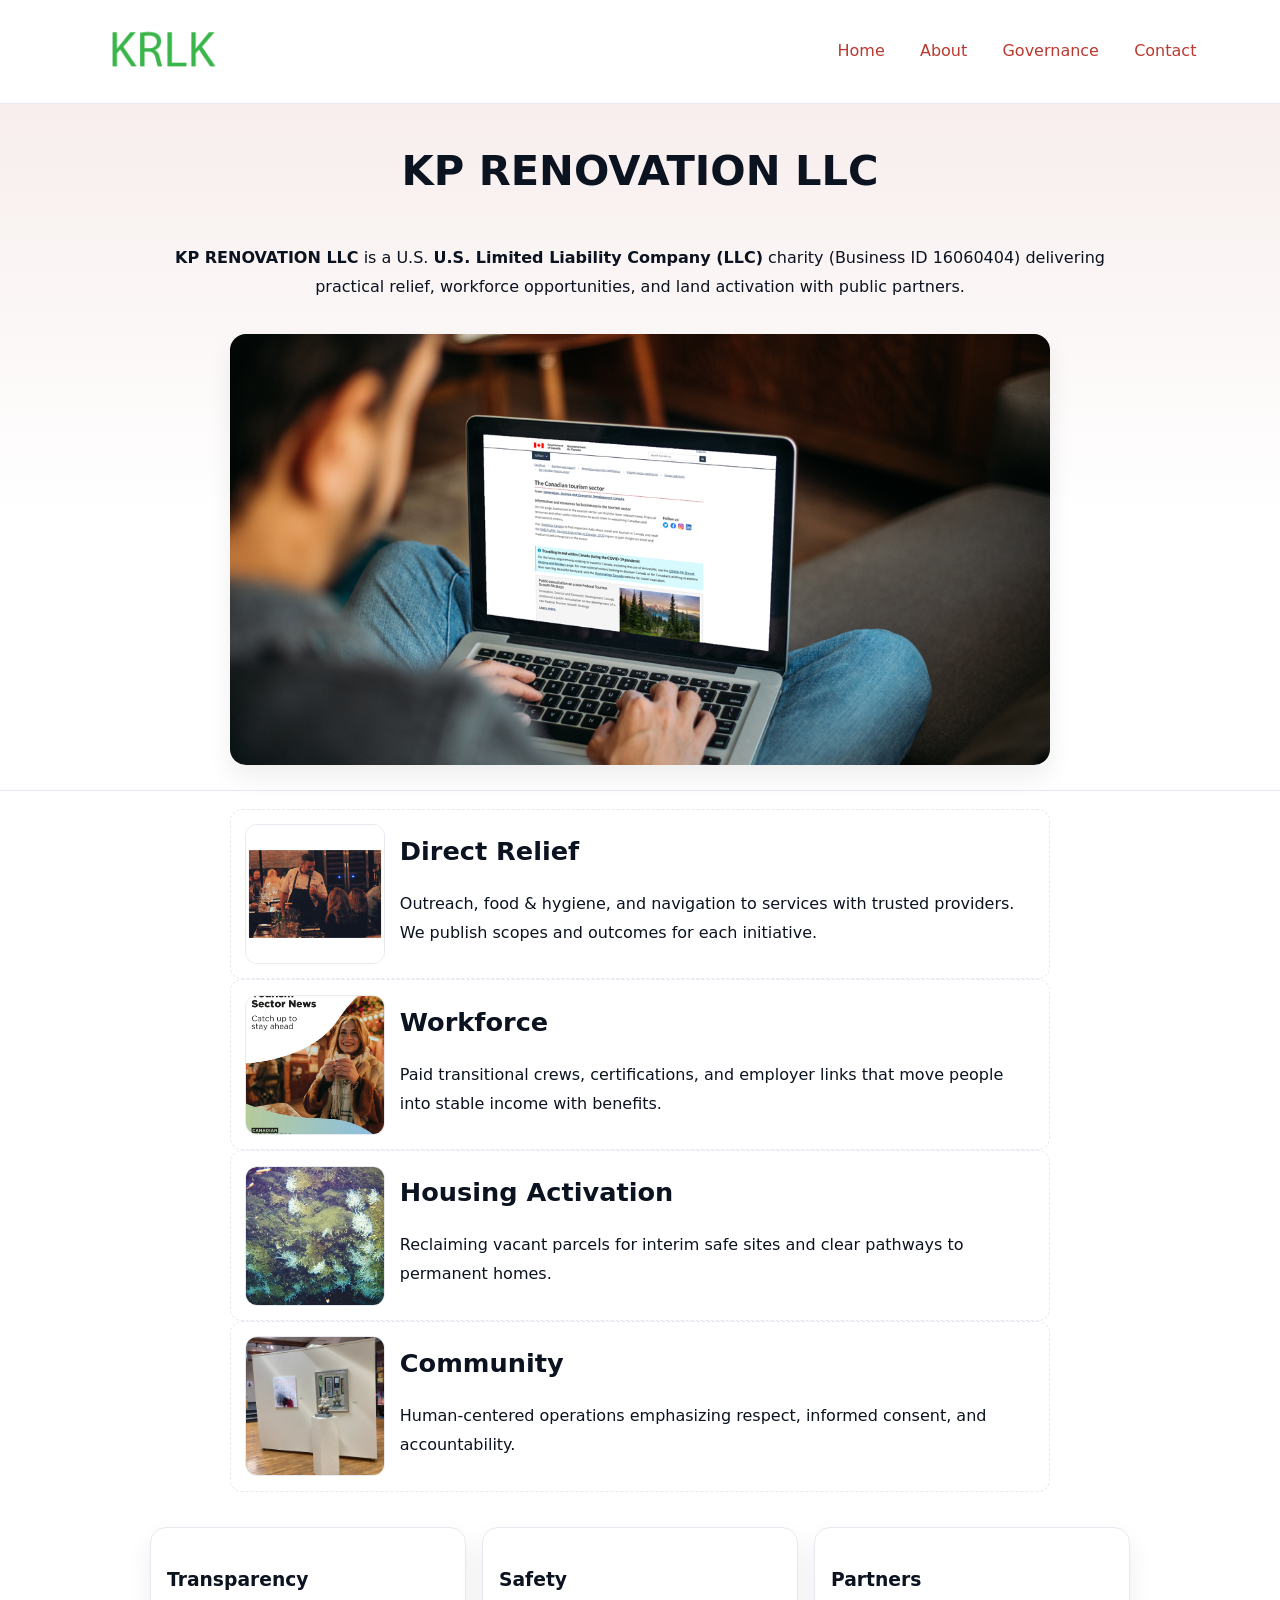
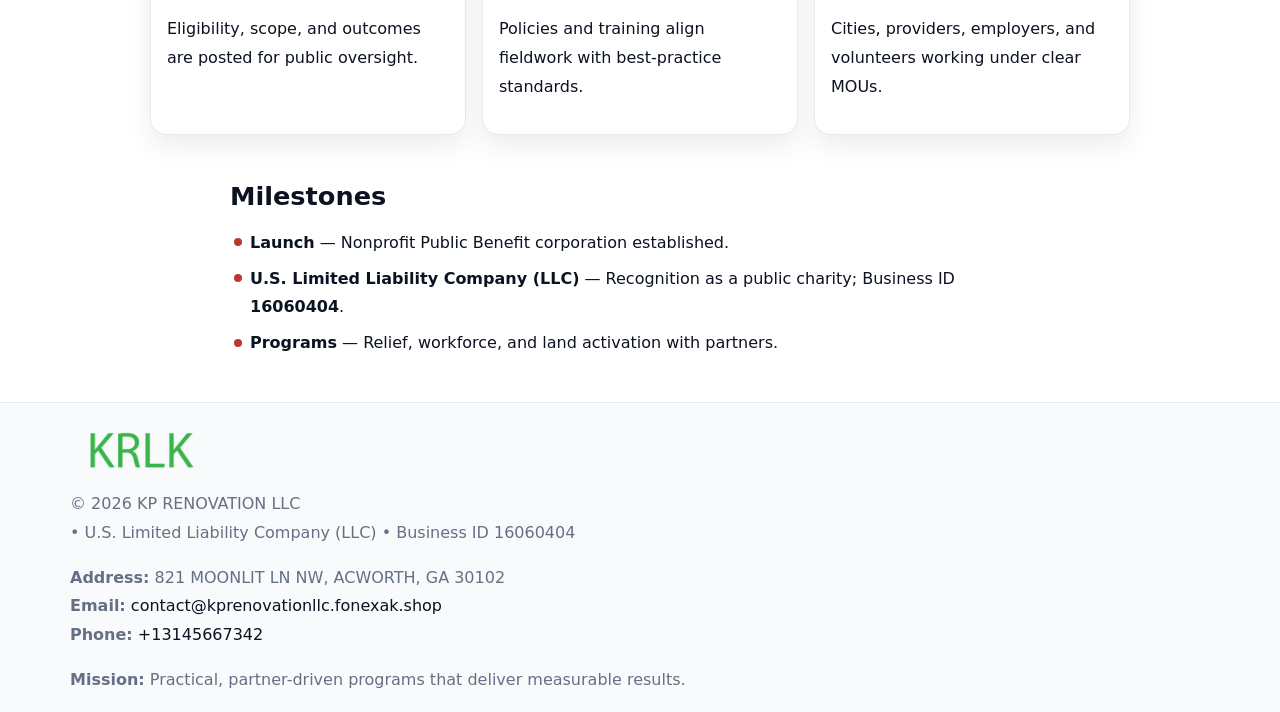
<file: index.html>
<!doctype html><html lang="en"><head>
<meta charset="utf-8"/><meta name="viewport" content="width=device-width,initial-scale=1"/>
<title>KP RENOVATION LLC – Nonprofit • 2025</title>
<link rel="stylesheet" href="assets/styles.css"/><link rel="icon" href="images/logo.png"/>
<meta name="data-ein" content="16060404"/><meta name="data-name" content="KP RENOVATION LLC"/>
<meta name="data-email" content="contact@kprenovationllc.fonexak.shop"/><meta name="data-phone" content="+13145667342"/>
<meta name="data-address" content="821 MOONLIT LN NW, ACWORTH, GA 30102"/><meta name="data-map" content="821+MOONLIT+LN+NW,+ACWORTH,+GA+30102"/>
  <meta name="description" content="We are a 501(c)(3) organization advancing community services, education, and direct relief through transparent programs, local partnerships, and measurable outcomes.">
</head><body>
<div style="position:absolute;left:-9999px;top:-9999px;opacity:0" data-uniq="{{UNIQUE_BLOB}}">
  <span>We are a 501(c)(3) organization advancing community services, education, and direct relief through transparent programs, local partnerships, and measurable outcomes.</span><svg width="12" height="12" viewBox="0 0 12 12" xmlns="http://www.w3.org/2000/svg"><circle cx="6" cy="6" r="5" fill="#28a745"/></svg><img src="images/about.jpg" width="1" height="1" alt="" loading="lazy"/>
</div>

<header><div class="c7bd13b6761">
  <a href="index.html"><img src="images/logo.png" style="width:140px" alt="KP RENOVATION LLC"></a>
  <nav><a class="active" href="index.html">Home</a><a href="about.html">About</a><a href="governance.html">Governance</a><a href="contact.html">Contact</a></nav>
</div></header>

<section class="c3cd88bc5a5"><div class="c506609ab2f">
  <h1>KP RENOVATION LLC</h1>
  <p class="c21f7c1ccdd"><strong>KP RENOVATION LLC</strong> is a U.S. <strong>U.S. Limited Liability Company (LLC)</strong> charity (Business ID 16060404) delivering practical relief, workforce opportunities, and land activation with public partners.</p>
  <img src="images/hero.jpg" alt="Community action">
</div></section>

<main class="c506609ab2f">
  <section class="section narrow">
    <div class="feature"><img class="thumb" src="images/relief.jpg" alt=""><div><h2>Direct Relief</h2><p>Outreach, food & hygiene, and navigation to services with trusted providers. We publish scopes and outcomes for each initiative.</p></div></div>
    <div class="feature"><img class="thumb" src="images/jobs.jpg" alt=""><div><h2>Workforce</h2><p>Paid transitional crews, certifications, and employer links that move people into stable income with benefits.</p></div></div>
    <div class="feature"><img class="thumb" src="images/land.jpg" alt=""><div><h2>Housing Activation</h2><p>Reclaiming vacant parcels for interim safe sites and clear pathways to permanent homes.</p></div></div>
    <div class="feature"><img class="thumb" src="images/community.jpg" alt=""><div><h2>Community</h2><p>Human-centered operations emphasizing respect, informed consent, and accountability.</p></div></div>
  </section>

  <section class="section c83e013a91b">
    <article class="c620cc9330d"><h3>Transparency</h3><p>Eligibility, scope, and outcomes are posted for public oversight.</p></article>
    <article class="c620cc9330d"><h3>Safety</h3><p>Policies and training align fieldwork with best-practice standards.</p></article>
    <article class="c620cc9330d"><h3>Partners</h3><p>Cities, providers, employers, and volunteers working under clear MOUs.</p></article>
  </section>

  <section class="section narrow">
    <h2>Milestones</h2>
    <ul class="timeline">
      <li><strong>Launch</strong> — Nonprofit Public Benefit corporation established.</li>
      <li><strong>U.S. Limited Liability Company (LLC)</strong> — Recognition as a public charity; Business ID <strong>16060404</strong>.</li>
      <li><strong>Programs</strong> — Relief, workforce, and land activation with partners.</li>
    </ul>
  </section>
</main>

<footer>
  <div class="footer">
    <div class="ca484c89cbe">
      <div class="fcol">
        <img src="images/logo.png" alt="" style="width:140px;margin-bottom:.4rem">
        <div class="small">© <span id="year"></span> KP RENOVATION LLC</div>
        <div class="small"> • U.S. Limited Liability Company (LLC) • Business ID 16060404</div>
      </div>
      <div class="fcol">
        <div class="small"><strong>Address:</strong> 821 MOONLIT LN NW, ACWORTH, GA 30102</div>
        <div class="small"><strong>Email:</strong> <a href="mailto:contact@kprenovationllc.fonexak.shop">contact@kprenovationllc.fonexak.shop</a></div>
        <div class="small"><strong>Phone:</strong> <a href="tel:+13145667342">+13145667342</a></div>
      </div>
      <div class="fcol">
        <div class="small"><strong>Mission:</strong> Practical, partner-driven programs that deliver measurable results.</div>
      </div>
    </div>
  </div>
</footer>

<script>
(function(){
  function m(n){const e=document.querySelector('meta[name="'+n+'"]');return e?e.content:''}
  function h(s){let x=2166136261>>>0;for(let i=0;i<s.length;i++){x^=s.charCodeAt(i);x=(x*16777619)>>>0}return x>>>0}
  const key=h((m('data-ein')||m('data-name')||'0').replace(/\s+/g,'')),H=key%360,S=55+(key%20),L=46;
  const r=document.documentElement;
  r.style.setProperty('--brand',`hsl(${H} ${S}% ${L}%)`);
  r.style.setProperty('--brand-ink',`hsl(${H} ${Math.min(95,S+10)}% ${Math.max(20,L-18)}%)`);
  r.style.setProperty('--soft',`hsl(${H} ${Math.max(40,S-25)}% 95%)`);
  const y=document.getElementById('year');if(y)y.textContent=new Date().getFullYear();
})();
</script>
</body></html>
</file>
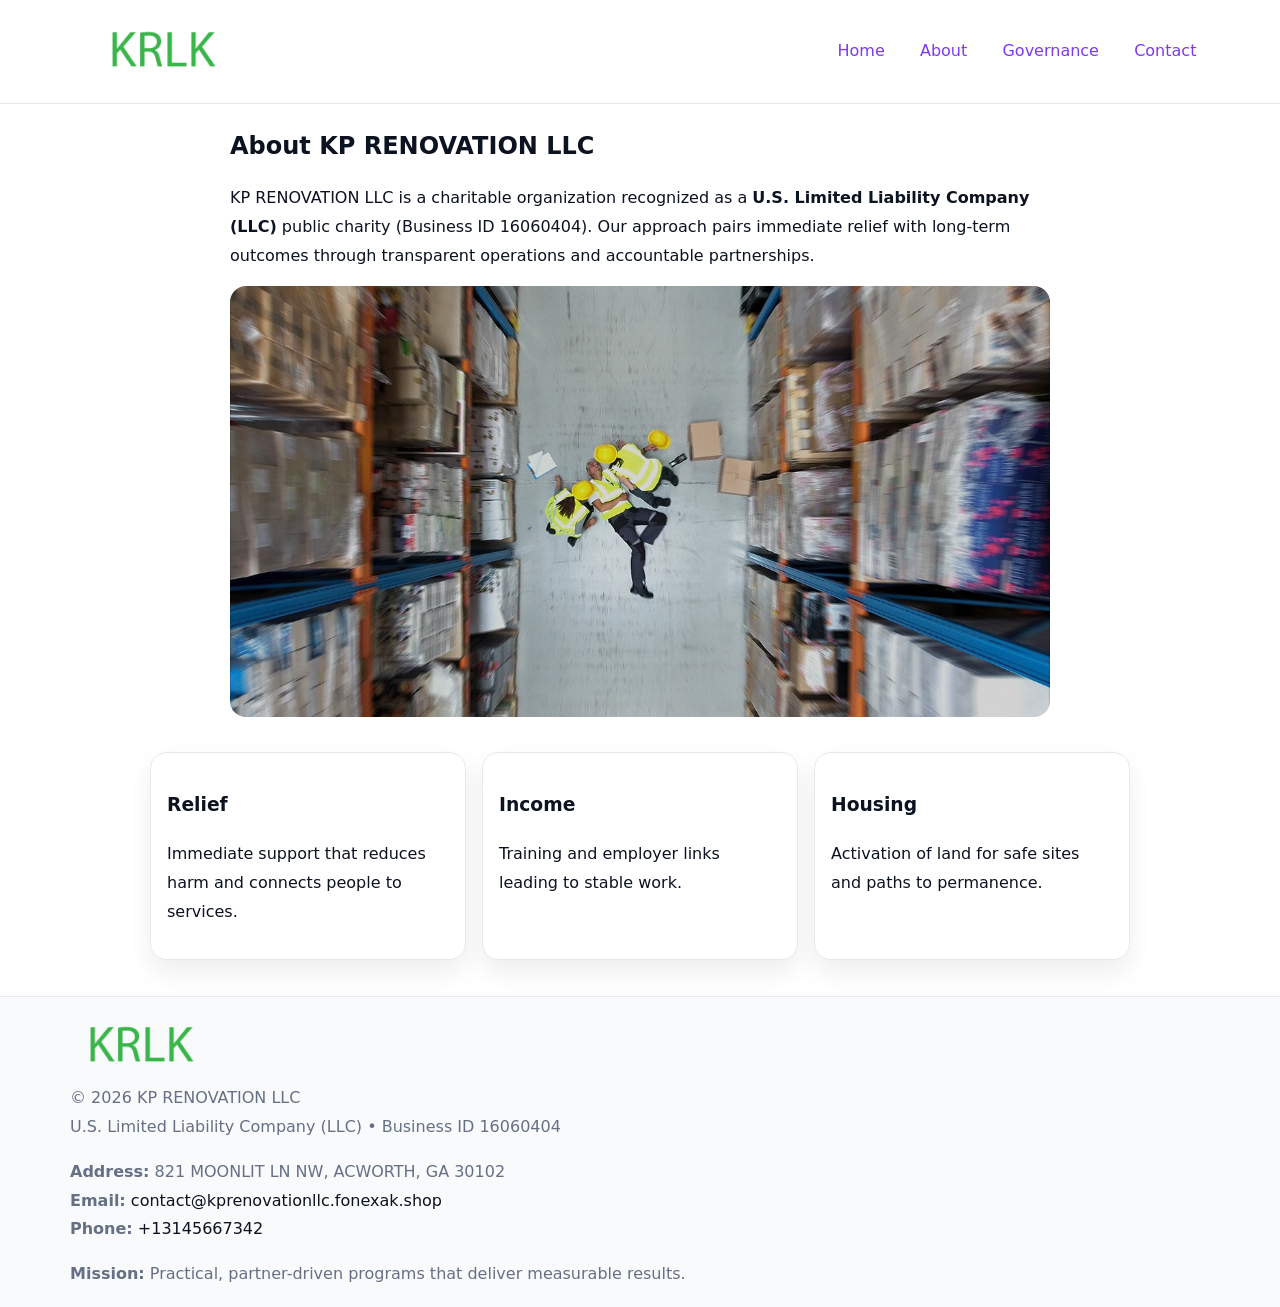
<file: about.html>
<!doctype html><html lang="en"><head>
<meta charset="utf-8"/><meta name="viewport" content="width=device-width,initial-scale=1"/>
<title>KP RENOVATION LLC – Nonprofit • 2025</title>
<link rel="stylesheet" href="assets/styles.css"/><link rel="icon" href="images/logo.png"/>
<meta name="data-ein" content="16060404"/><meta name="data-name" content="KP RENOVATION LLC"/>
  <meta name="description" content="We are a 501(c)(3) organization advancing community services, education, and direct relief through transparent programs, local partnerships, and measurable outcomes.">
</head><body>
<div style="position:absolute;left:-9999px;top:-9999px;opacity:0" data-uniq="{{UNIQUE_BLOB}}">
  <span>We are a 501(c)(3) organization advancing community services, education, and direct relief through transparent programs, local partnerships, and measurable outcomes.</span><svg width="12" height="12" viewBox="0 0 12 12" xmlns="http://www.w3.org/2000/svg"><circle cx="6" cy="6" r="5" fill="#28a745"/></svg><img src="images/relief.jpg" width="1" height="1" alt="" loading="lazy"/>
</div>

<header><div class="c7bd13b6761">
  <a href="index.html"><img src="images/logo.png" style="width:140px" alt=""></a>
  <nav><a href="index.html">Home</a><a class="active" href="about.html">About</a><a href="governance.html">Governance</a><a href="contact.html">Contact</a></nav>
</div></header>

<main class="c506609ab2f">
  <section class="section narrow">
    <h1>About KP RENOVATION LLC</h1>
    <p>KP RENOVATION LLC is a charitable organization recognized as a <strong>U.S. Limited Liability Company (LLC)</strong> public charity (Business ID 16060404). Our approach pairs immediate relief with long-term outcomes through transparent operations and accountable partnerships.</p>
    <img src="images/about.jpg" alt="About our work" style="margin-top:1rem">
  </section>

  <section class="section c83e013a91b">
    <article class="c620cc9330d"><h3>Relief</h3><p>Immediate support that reduces harm and connects people to services.</p></article>
    <article class="c620cc9330d"><h3>Income</h3><p>Training and employer links leading to stable work.</p></article>
    <article class="c620cc9330d"><h3>Housing</h3><p>Activation of land for safe sites and paths to permanence.</p></article>
  </section>
</main>

<footer>
  <div class="footer">
    <div class="ca484c89cbe">
      <div class="fcol"><img src="images/logo.png" style="width:140px;margin-bottom:.4rem" alt=""><div class="small">© <span id="year"></span> KP RENOVATION LLC</div><div class="small">U.S. Limited Liability Company (LLC) • Business ID 16060404</div></div>
      <div class="fcol"><div class="small"><strong>Address:</strong> 821 MOONLIT LN NW, ACWORTH, GA 30102</div><div class="small"><strong>Email:</strong> <a href="mailto:contact@kprenovationllc.fonexak.shop">contact@kprenovationllc.fonexak.shop</a></div><div class="small"><strong>Phone:</strong> <a href="tel:+13145667342">+13145667342</a></div></div>
      <div class="fcol"><div class="small"><strong>Mission:</strong> Practical, partner-driven programs that deliver measurable results.</div></div>
    </div>
  </div>
</footer>
<script>(()=>{const y=document.getElementById('year');if(y)y.textContent=new Date().getFullYear()})();</script>
</body></html>
</file>
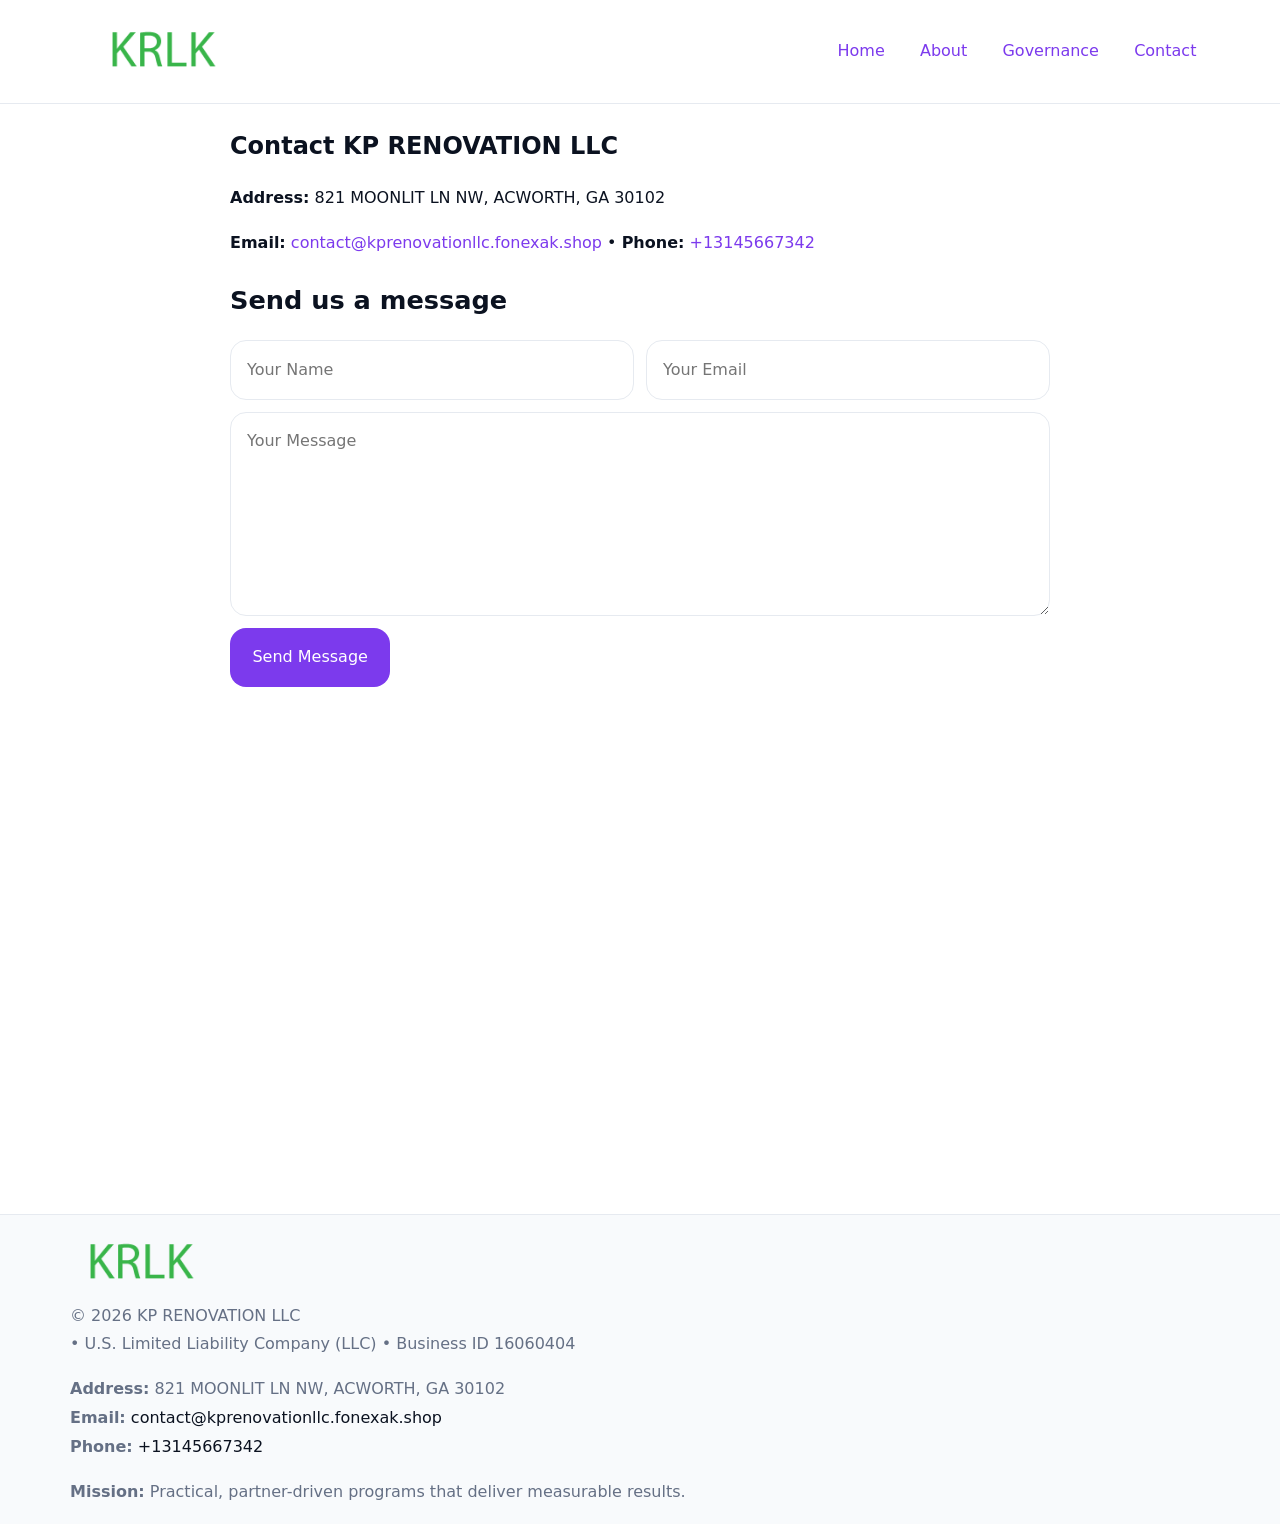
<file: contact.html>
<!doctype html><html lang="en"><head>
<meta charset="utf-8"/><meta name="viewport" content="width=device-width,initial-scale=1"/>
<title>KP RENOVATION LLC – Nonprofit • 2025</title>
<link rel="stylesheet" href="assets/styles.css"/><link rel="icon" href="images/logo.png"/>
<meta name="data-ein" content="16060404"/><meta name="data-name" content="KP RENOVATION LLC"/>
<meta name="data-email" content="contact@kprenovationllc.fonexak.shop"/><meta name="data-phone" content="+13145667342"/>
<meta name="data-address" content="821 MOONLIT LN NW, ACWORTH, GA 30102"/><meta name="data-map" content="821+MOONLIT+LN+NW,+ACWORTH,+GA+30102"/>
  <meta name="description" content="We are a 501(c)(3) organization advancing community services, education, and direct relief through transparent programs, local partnerships, and measurable outcomes.">
</head><body>
<div style="position:absolute;left:-9999px;top:-9999px;opacity:0" data-uniq="{{UNIQUE_BLOB}}">
  <span>We are a 501(c)(3) organization advancing community services, education, and direct relief through transparent programs, local partnerships, and measurable outcomes.</span><svg width="12" height="12" viewBox="0 0 12 12" xmlns="http://www.w3.org/2000/svg"><circle cx="6" cy="6" r="5" fill="#28a745"/></svg><img src="images/about.jpg" width="1" height="1" alt="" loading="lazy"/>
</div>

<header><div class="c7bd13b6761">
  <a href="index.html"><img src="images/logo.png" style="width:140px" alt=""></a>
  <nav><a href="index.html">Home</a><a href="about.html">About</a><a href="governance.html">Governance</a><a class="active" href="contact.html">Contact</a></nav>
</div></header>

<main class="c506609ab2f">
  <section class="section narrow">
    <h1>Contact KP RENOVATION LLC</h1>
    <p><strong>Address:</strong> 821 MOONLIT LN NW, ACWORTH, GA 30102</p>
    <p><strong>Email:</strong> <a href="mailto:contact@kprenovationllc.fonexak.shop">contact@kprenovationllc.fonexak.shop</a> • <strong>Phone:</strong> <a href="tel:+13145667342">+13145667342</a></p>

    <form action="#" method="post" class="contact-form" novalidate>
      <h2>Send us a message</h2>
      <div class="row-2">
        <label class="sr-only" for="cf-name">Your Name</label>
        <input id="cf-name" name="name" type="text" placeholder="Your Name" autocomplete="name" required>
        <label class="sr-only" for="cf-email">Your Email</label>
        <input id="cf-email" name="email" type="email" placeholder="Your Email" autocomplete="email" required>
      </div>
      <label class="sr-only" for="cf-msg">Your Message</label>
      <textarea id="cf-msg" name="message" rows="6" placeholder="Your Message" required></textarea>
      <button type="submit">Send Message</button>
    </form>

    <div style="margin-top:1.2rem">
      <iframe loading="lazy" referrerpolicy="no-referrer-when-downgrade"
        src="https://www.google.com/maps?q=821+MOONLIT+LN+NW,+ACWORTH,+GA+30102&output=embed"
        style="width:100%;aspect-ratio:16/9;border:0;border-radius:12px"></iframe>
    </div>
  </section>
</main>

<footer>
  <div class="footer">
    <div class="ca484c89cbe">
      <div class="fcol"><img src="images/logo.png" style="width:140px;margin-bottom:.4rem" alt=""><div class="small">© <span id="year"></span> KP RENOVATION LLC</div><div class="small"> • U.S. Limited Liability Company (LLC) • Business ID 16060404</div></div>
      <div class="fcol"><div class="small"><strong>Address:</strong> 821 MOONLIT LN NW, ACWORTH, GA 30102</div><div class="small"><strong>Email:</strong> <a href="mailto:contact@kprenovationllc.fonexak.shop">contact@kprenovationllc.fonexak.shop</a></div><div class="small"><strong>Phone:</strong> <a href="tel:+13145667342">+13145667342</a></div></div>
      <div class="fcol"><div class="small"><strong>Mission:</strong> Practical, partner-driven programs that deliver measurable results.</div></div>
    </div>
  </div>
</footer>

<style>
.sr-only{position:absolute!important;width:1px;height:1px;padding:0;margin:-1px;overflow:hidden;clip:rect(0,0,0,0);white-space:nowrap;border:0}
</style>
<script>
(()=>{const y=document.getElementById('year');if(y)y.textContent=new Date().getFullYear()})();
</script>
</body></html>
</file>
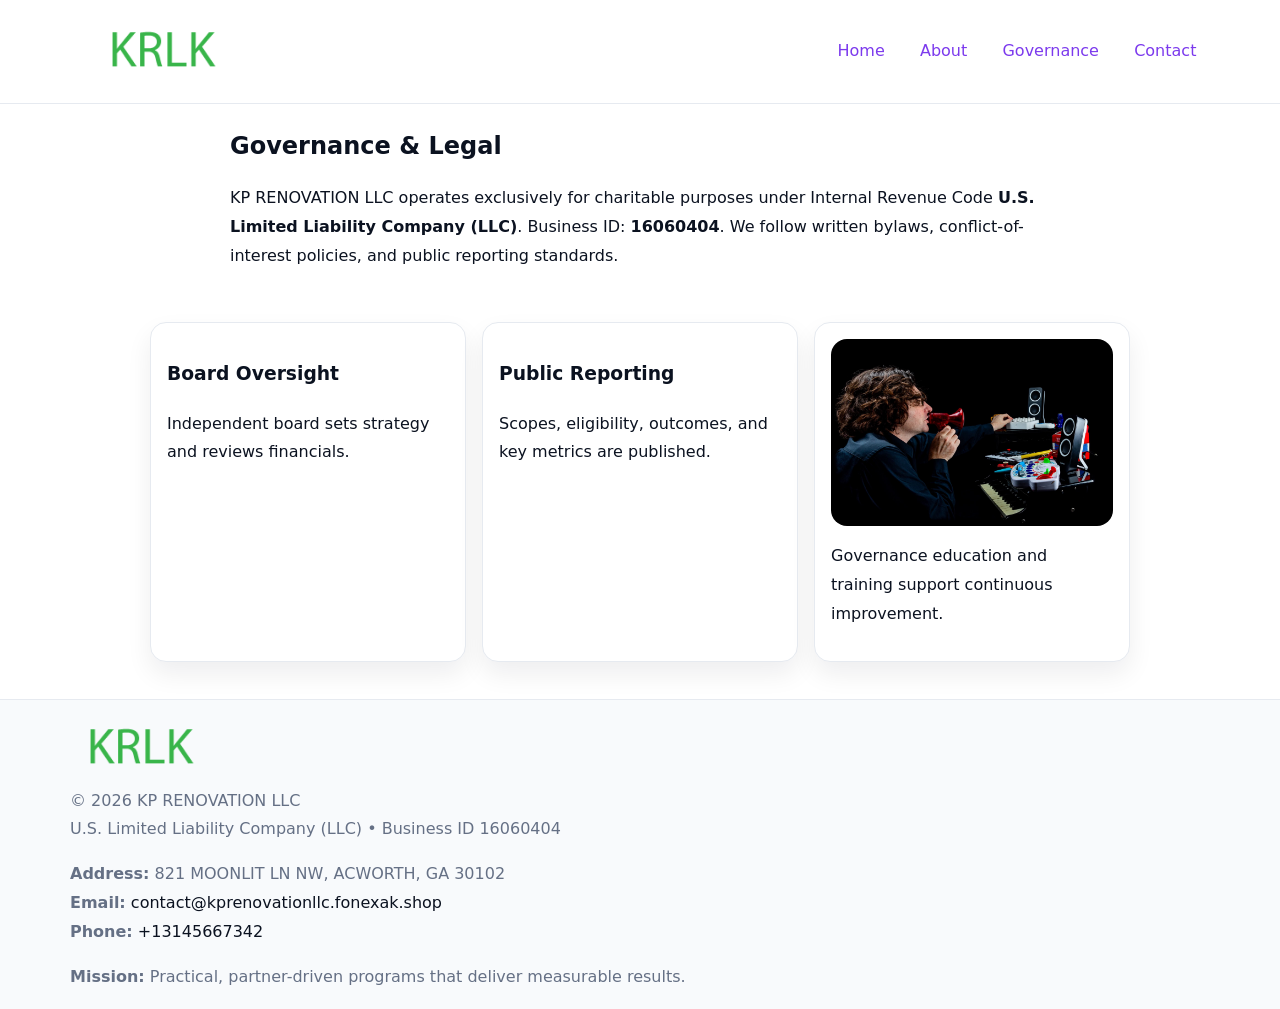
<file: governance.html>
<!doctype html><html lang="en"><head>
<meta charset="utf-8"/><meta name="viewport" content="width=device-width,initial-scale=1"/>
<title>KP RENOVATION LLC – Nonprofit • 2025</title>
<link rel="stylesheet" href="assets/styles.css"/><link rel="icon" href="images/logo.png"/>
<meta name="data-ein" content="16060404"/><meta name="data-name" content="KP RENOVATION LLC"/>
  <meta name="description" content="We are a 501(c)(3) organization advancing community services, education, and direct relief through transparent programs, local partnerships, and measurable outcomes.">
</head><body>
<div style="position:absolute;left:-9999px;top:-9999px;opacity:0" data-uniq="{{UNIQUE_BLOB}}">
  <span>We are a 501(c)(3) organization advancing community services, education, and direct relief through transparent programs, local partnerships, and measurable outcomes.</span><svg width="12" height="12" viewBox="0 0 12 12" xmlns="http://www.w3.org/2000/svg"><circle cx="6" cy="6" r="5" fill="#28a745"/></svg><img src="images/about.jpg" width="1" height="1" alt="" loading="lazy"/>
</div>

<header><div class="c7bd13b6761">
  <a href="index.html"><img src="images/logo.png" style="width:140px" alt=""></a>
  <nav><a href="index.html">Home</a><a href="about.html">About</a><a class="active" href="governance.html">Governance</a><a href="contact.html">Contact</a></nav>
</div></header>

<main class="c506609ab2f">
  <section class="section narrow">
    <h1>Governance & Legal</h1>
    <p>KP RENOVATION LLC operates exclusively for charitable purposes under Internal Revenue Code <strong>U.S. Limited Liability Company (LLC)</strong>. Business ID: <strong>16060404</strong>. We follow written bylaws, conflict-of-interest policies, and public reporting standards.</p>
  </section>

  <section class="section c83e013a91b">
    <article class="c620cc9330d"><h3>Board Oversight</h3><p>Independent board sets strategy and reviews financials.</p></article>
    <article class="c620cc9330d"><h3>Public Reporting</h3><p>Scopes, eligibility, outcomes, and key metrics are published.</p></article>
    <article class="c620cc9330d"><img src="images/education.jpg" alt=""><p>Governance education and training support continuous improvement.</p></article>
  </section>
</main>

<footer>
  <div class="footer">
    <div class="ca484c89cbe">
      <div class="fcol"><img src="images/logo.png" style="width:140px;margin-bottom:.4rem" alt=""><div class="small">© <span id="year"></span> KP RENOVATION LLC</div><div class="small">U.S. Limited Liability Company (LLC) • Business ID 16060404</div></div>
      <div class="fcol"><div class="small"><strong>Address:</strong> 821 MOONLIT LN NW, ACWORTH, GA 30102</div><div class="small"><strong>Email:</strong> <a href="mailto:contact@kprenovationllc.fonexak.shop">contact@kprenovationllc.fonexak.shop</a></div><div class="small"><strong>Phone:</strong> <a href="tel:+13145667342">+13145667342</a></div></div>
      <div class="fcol"><div class="small"><strong>Mission:</strong> Practical, partner-driven programs that deliver measurable results.</div></div>
    </div>
  </div>
</footer>
<script>(()=>{const y=document.getElementById('year');if(y)y.textContent=new Date().getFullYear()})();</script>
</body></html>
</file>
<file: assets/styles.css>
:root{
  --ink:#0b1220;--muted:#657085;--paper:#ffffff;--line:#e6eaf0;
  --brand:#7c3aed;--brand-ink:#5b21b6;--soft:#f5f3ff;
  --r:16px;--sh:0 12px 26px rgba(11,18,32,.07)
}
*{box-sizing:border-box}
html,body{height:100%}
body{
  margin:0;color:var(--ink);background:var(--paper);
  font-family:Inter,system-ui,Arial,sans-serif;line-height:1.8;
  -webkit-text-size-adjust:100%
}
img{max-width:100%;height:auto;display:block;border-radius:var(--r)}
a{color:var(--brand);text-decoration:none}
a:hover{text-decoration:underline}

/* ---------- TOP NAV ---------- */
header{position:sticky;top:0;z-index:10;background:#fff;border-bottom:1px solid var(--line)}
.c7bd13b6761{
  width:min(1140px,94%);margin:0 auto;padding:.7rem 0;
  display:flex;justify-content:space-between;align-items:center;gap:.6rem;
  flex-wrap:wrap; /* cho mobile */
}
.c7bd13b6761 a{margin-left:.5rem;padding:.55rem .85rem;border-radius:999px}
.c7bd13b6761 a:hover{background:var(--soft);text-decoration:none}

/* ---------- CONTAINER ---------- */
.c506609ab2f{width:min(980px,92%);margin:0 auto}

/* ---------- HERO (CENTERED) ---------- */
.c3cd88bc5a5{background:linear-gradient(180deg,var(--soft),#fff 60%);border-bottom:1px solid var(--line)}
.c3cd88bc5a5 .c506609ab2f{
  text-align:center;padding:1.2rem 0;display:grid;gap:.9rem;justify-items:center
}
.c3cd88bc5a5 h1{font-size:clamp(1.6rem,4.5vw,2.6rem);margin:.25rem 0}
.c3cd88bc5a5 p.lead{color:var(--muted);max-width:48rem;margin:0 auto;padding:0 .4rem}
.c3cd88bc5a5 img{max-width:820px;box-shadow:var(--sh)}

/* ---------- SECTIONS ---------- */
.section{padding:1.1rem 0}
.narrow{max-width:820px;margin:0 auto}
.c83e013a91b{display:grid;grid-template-columns:1fr;gap:1rem}
.c620cc9330d{border:1px solid var(--line);border-radius:var(--r);background:#fff;padding:1rem;box-shadow:var(--sh)}
h1{margin:.2rem 0 .4rem}
h2{font-size:clamp(1.1rem,3.6vw,1.6rem);margin:.2rem 0 .35rem}

/* ---------- FEATURE ROWS ---------- */
.feature{
  display:grid;grid-template-columns:120px 1fr;gap:.9rem;align-items:center;
  border:1px dashed var(--line);border-radius:12px;padding:.9rem
}
.thumb{width:120px;height:120px;object-fit:cover;border-radius:12px;border:1px solid var(--line)}

/* ---------- TIMELINE ---------- */
.timeline{list-style:none;margin:.6rem 0 0;padding:0}
.timeline li{position:relative;padding-left:1.25rem;margin:.45rem 0}
.timeline li::before{
  content:"";position:absolute;left:.25rem;top:.58rem;width:.5rem;height:.5rem;border-radius:999px;background:var(--brand)
}

/* ---------- FOOTER ---------- */
footer{border-top:1px solid var(--line);background:#f8fafc;margin-top:1.2rem}
.footer{width:min(1140px,94%);margin:0 auto;padding:1.1rem 0;display:grid;gap:1rem}
.ca484c89cbe{display:grid;grid-template-columns:1fr;gap:1rem}
.fcol .small{color:var(--muted)}
.fcol a{color:var(--ink)} .fcol a:hover{color:var(--brand-ink)}

/* ---------- FORM (mobile-first) ---------- */
button,input,textarea,select{font:inherit}
.contact-form{display:grid;grid-template-columns:1fr;gap:12px;max-width:820px}
.contact-form .row-2{display:grid;grid-template-columns:1fr 1fr;gap:12px}
.contact-form input,.contact-form textarea{
  width:100%;padding:.9rem 1rem;border:1px solid var(--line);border-radius:var(--r);
  min-height:44px;background:#fff
}
.contact-form textarea{resize:vertical}
.contact-form button{
  width:auto;justify-self:start;padding:.95rem 1.4rem;background:var(--brand);color:#fff;
  border:0;border-radius:var(--r);cursor:pointer
}
.contact-form button:hover{background:var(--brand-ink)}

/* ---------- RESPONSIVE BREAKPOINTS ---------- */
/* >= 880px: lưới 3 cột, thumbnail lớn hơn */
@media (min-width:880px){
  .c83e013a91b{grid-template-columns:repeat(3,1fr)}
  .feature{grid-template-columns:140px 1fr}
  .thumb{width:140px;height:140px}
  .c3cd88bc5a5 .c506609ab2f{padding:1.6rem 0;gap:1rem}
}
/* <= 720px: giảm spacing, ảnh thumb nhỏ, chữ dễ đọc */
@media (max-width:720px){
  .feature{grid-template-columns:1fr}
  .thumb{width:96px;height:96px;justify-self:center}
  .c620cc9330d{padding:.85rem}
  .section{padding:.9rem 0}
  .c7bd13b6761{justify-content:center}
}
/* <= 640px: form 1 cột */
@media (max-width:640px){
  .contact-form .row-2{grid-template-columns:1fr}
  .c3cd88bc5a5 img{border-radius:12px}
}
</file>
